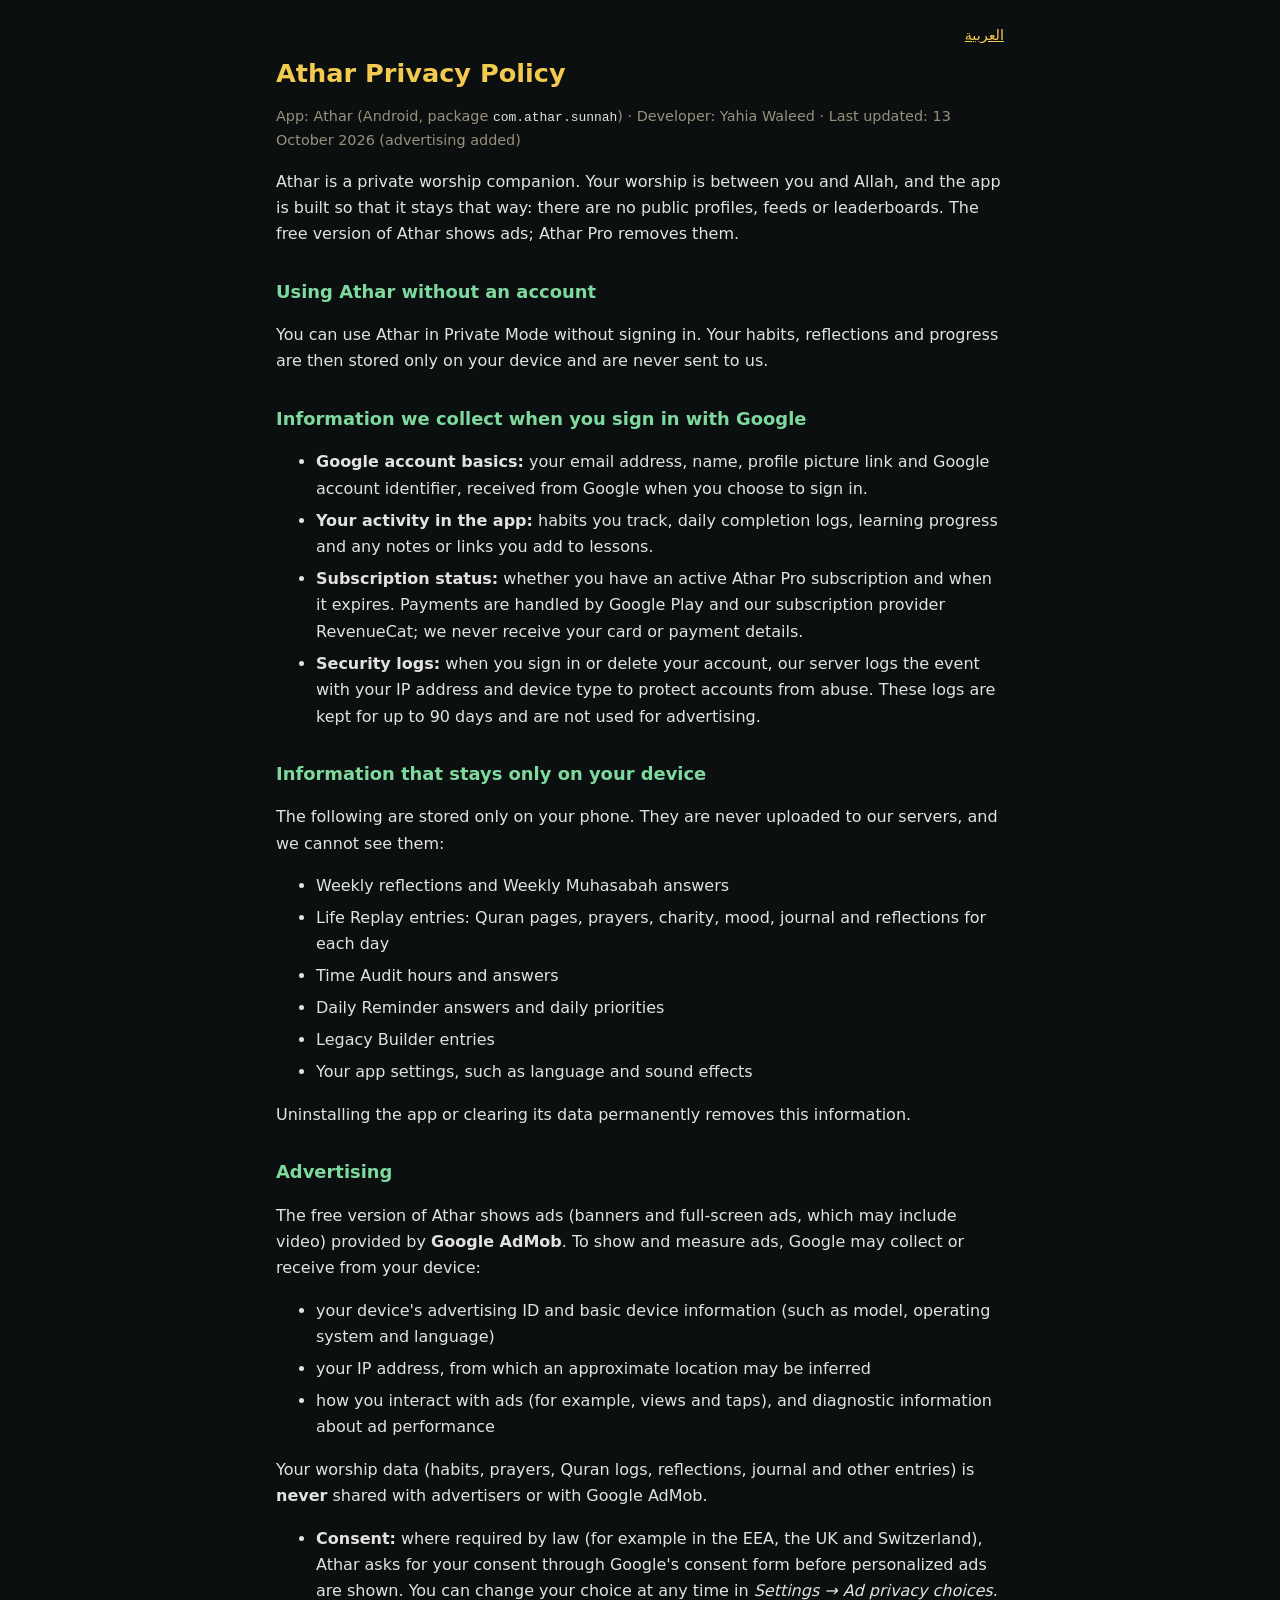
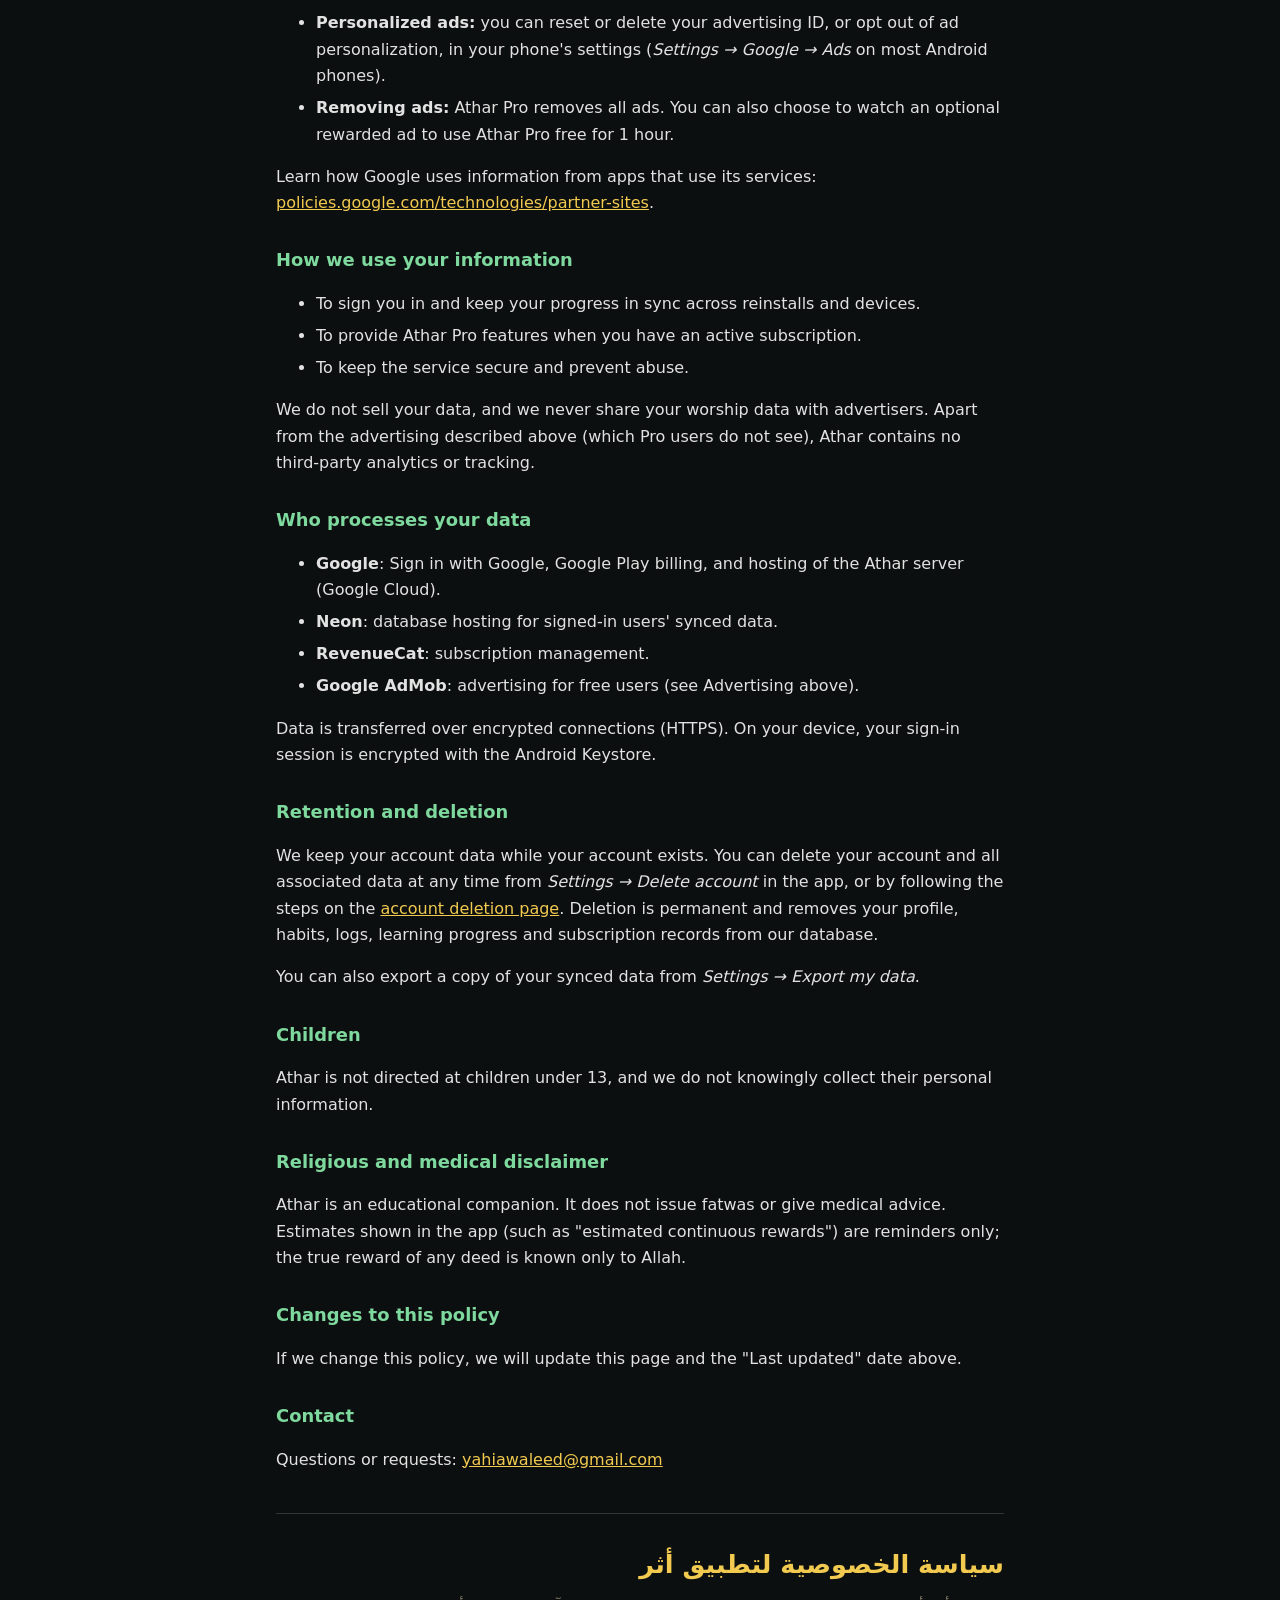
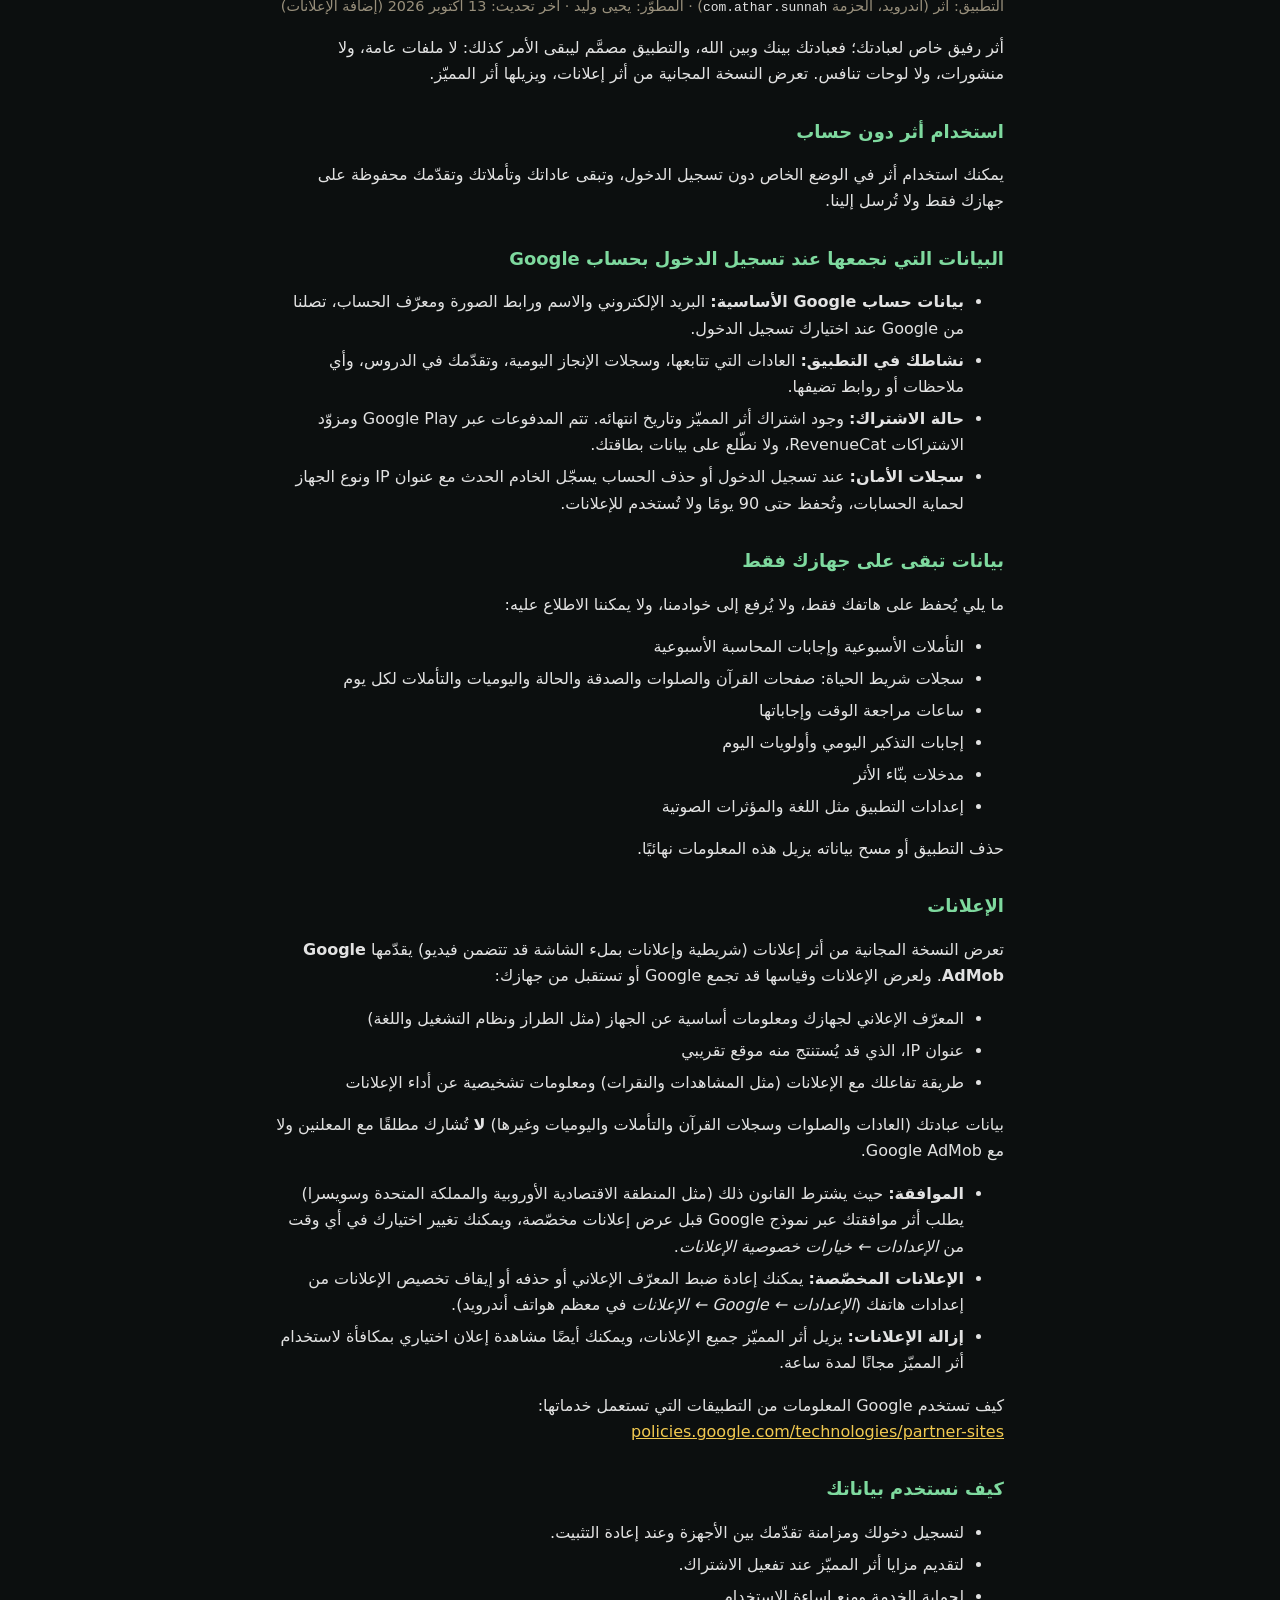
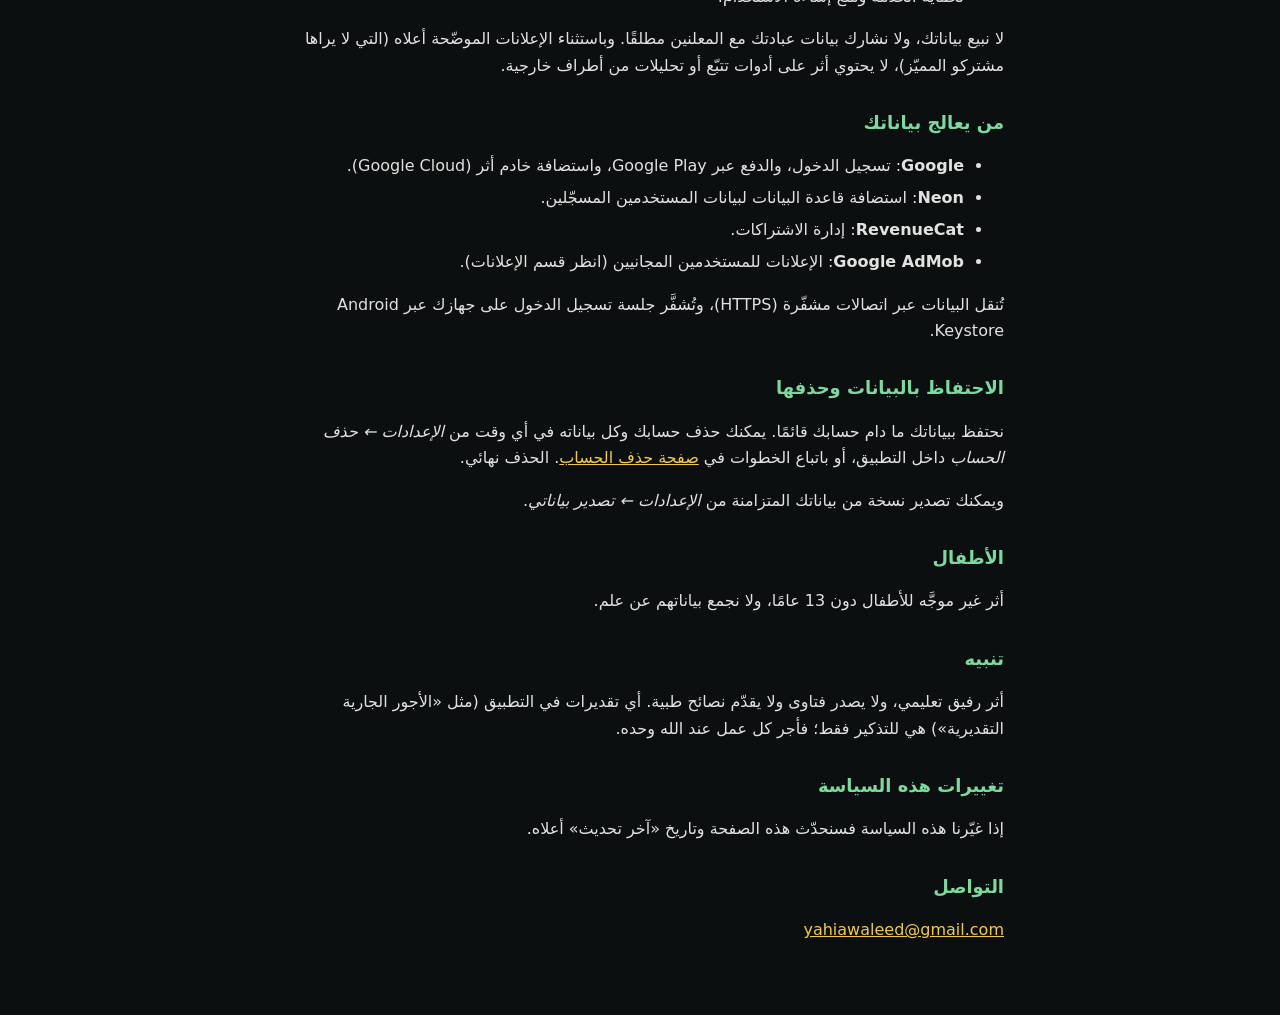
<file: index.html>
<!doctype html>
<html lang="en">
<head>
<meta charset="utf-8">
<meta name="viewport" content="width=device-width, initial-scale=1">
<title>Athar Privacy Policy</title>
<meta name="description" content="Privacy policy for Athar, a private worship companion app for Android.">
<link rel="stylesheet" href="style.css">
</head>
<body>
<nav class="top"><a href="#ar" class="lang">العربية</a></nav>

<section>
<h1>Athar Privacy Policy</h1>
<p class="muted">App: Athar (Android, package <code>com.athar.sunnah</code>) · Developer: Yahia Waleed · Last updated: 13 October 2026 (advertising added)</p>
<p>Athar is a private worship companion. Your worship is between you and Allah, and the app is built so that it stays that way: there are no public profiles, feeds or leaderboards. The free version of Athar shows ads; Athar Pro removes them.</p>

<h2>Using Athar without an account</h2>
<p>You can use Athar in Private Mode without signing in. Your habits, reflections and progress are then stored only on your device and are never sent to us.</p>

<h2>Information we collect when you sign in with Google</h2>
<ul>
  <li><strong>Google account basics:</strong> your email address, name, profile picture link and Google account identifier, received from Google when you choose to sign in.</li>
  <li><strong>Your activity in the app:</strong> habits you track, daily completion logs, learning progress and any notes or links you add to lessons.</li>
  <li><strong>Subscription status:</strong> whether you have an active Athar Pro subscription and when it expires. Payments are handled by Google Play and our subscription provider RevenueCat; we never receive your card or payment details.</li>
  <li><strong>Security logs:</strong> when you sign in or delete your account, our server logs the event with your IP address and device type to protect accounts from abuse. These logs are kept for up to 90 days and are not used for advertising.</li>
</ul>

<h2>Information that stays only on your device</h2>
<p>The following are stored only on your phone. They are never uploaded to our servers, and we cannot see them:</p>
<ul>
  <li>Weekly reflections and Weekly Muhasabah answers</li>
  <li>Life Replay entries: Quran pages, prayers, charity, mood, journal and reflections for each day</li>
  <li>Time Audit hours and answers</li>
  <li>Daily Reminder answers and daily priorities</li>
  <li>Legacy Builder entries</li>
  <li>Your app settings, such as language and sound effects</li>
</ul>
<p>Uninstalling the app or clearing its data permanently removes this information.</p>

<h2>Advertising</h2>
<p>The free version of Athar shows ads (banners and full-screen ads, which may include video) provided by <strong>Google AdMob</strong>. To show and measure ads, Google may collect or receive from your device:</p>
<ul>
  <li>your device's advertising ID and basic device information (such as model, operating system and language)</li>
  <li>your IP address, from which an approximate location may be inferred</li>
  <li>how you interact with ads (for example, views and taps), and diagnostic information about ad performance</li>
</ul>
<p>Your worship data (habits, prayers, Quran logs, reflections, journal and other entries) is <strong>never</strong> shared with advertisers or with Google AdMob.</p>
<ul>
  <li><strong>Consent:</strong> where required by law (for example in the EEA, the UK and Switzerland), Athar asks for your consent through Google's consent form before personalized ads are shown. You can change your choice at any time in <em>Settings → Ad privacy choices</em>.</li>
  <li><strong>Personalized ads:</strong> you can reset or delete your advertising ID, or opt out of ad personalization, in your phone's settings (<em>Settings → Google → Ads</em> on most Android phones).</li>
  <li><strong>Removing ads:</strong> Athar Pro removes all ads. You can also choose to watch an optional rewarded ad to use Athar Pro free for 1 hour.</li>
</ul>
<p>Learn how Google uses information from apps that use its services: <a href="https://policies.google.com/technologies/partner-sites">policies.google.com/technologies/partner-sites</a>.</p>

<h2>How we use your information</h2>
<ul>
  <li>To sign you in and keep your progress in sync across reinstalls and devices.</li>
  <li>To provide Athar Pro features when you have an active subscription.</li>
  <li>To keep the service secure and prevent abuse.</li>
</ul>
<p>We do not sell your data, and we never share your worship data with advertisers. Apart from the advertising described above (which Pro users do not see), Athar contains no third-party analytics or tracking.</p>

<h2>Who processes your data</h2>
<ul>
  <li><strong>Google</strong>: Sign in with Google, Google Play billing, and hosting of the Athar server (Google Cloud).</li>
  <li><strong>Neon</strong>: database hosting for signed-in users' synced data.</li>
  <li><strong>RevenueCat</strong>: subscription management.</li>
  <li><strong>Google AdMob</strong>: advertising for free users (see Advertising above).</li>
</ul>
<p>Data is transferred over encrypted connections (HTTPS). On your device, your sign-in session is encrypted with the Android Keystore.</p>

<h2>Retention and deletion</h2>
<p>We keep your account data while your account exists. You can delete your account and all associated data at any time from <em>Settings → Delete account</em> in the app, or by following the steps on the <a href="account-deletion.html">account deletion page</a>. Deletion is permanent and removes your profile, habits, logs, learning progress and subscription records from our database.</p>
<p>You can also export a copy of your synced data from <em>Settings → Export my data</em>.</p>

<h2>Children</h2>
<p>Athar is not directed at children under 13, and we do not knowingly collect their personal information.</p>

<h2>Religious and medical disclaimer</h2>
<p>Athar is an educational companion. It does not issue fatwas or give medical advice. Estimates shown in the app (such as "estimated continuous rewards") are reminders only; the true reward of any deed is known only to Allah.</p>

<h2>Changes to this policy</h2>
<p>If we change this policy, we will update this page and the "Last updated" date above.</p>

<h2>Contact</h2>
<p>Questions or requests: <a href="mailto:yahiawaleed@gmail.com">yahiawaleed@gmail.com</a></p>
</section>

<section dir="rtl" lang="ar" id="ar">
<h1>سياسة الخصوصية لتطبيق أثر</h1>
<p class="muted">التطبيق: أثر (أندرويد، الحزمة <code>com.athar.sunnah</code>) · المطوّر: يحيى وليد · آخر تحديث: 13 أكتوبر 2026 (إضافة الإعلانات)</p>
<p>أثر رفيق خاص لعبادتك؛ فعبادتك بينك وبين الله، والتطبيق مصمَّم ليبقى الأمر كذلك: لا ملفات عامة، ولا منشورات، ولا لوحات تنافس. تعرض النسخة المجانية من أثر إعلانات، ويزيلها أثر المميّز.</p>

<h2>استخدام أثر دون حساب</h2>
<p>يمكنك استخدام أثر في الوضع الخاص دون تسجيل الدخول، وتبقى عاداتك وتأملاتك وتقدّمك محفوظة على جهازك فقط ولا تُرسل إلينا.</p>

<h2>البيانات التي نجمعها عند تسجيل الدخول بحساب Google</h2>
<ul>
  <li><strong>بيانات حساب Google الأساسية:</strong> البريد الإلكتروني والاسم ورابط الصورة ومعرّف الحساب، تصلنا من Google عند اختيارك تسجيل الدخول.</li>
  <li><strong>نشاطك في التطبيق:</strong> العادات التي تتابعها، وسجلات الإنجاز اليومية، وتقدّمك في الدروس، وأي ملاحظات أو روابط تضيفها.</li>
  <li><strong>حالة الاشتراك:</strong> وجود اشتراك أثر المميّز وتاريخ انتهائه. تتم المدفوعات عبر Google Play ومزوّد الاشتراكات RevenueCat، ولا نطّلع على بيانات بطاقتك.</li>
  <li><strong>سجلات الأمان:</strong> عند تسجيل الدخول أو حذف الحساب يسجّل الخادم الحدث مع عنوان IP ونوع الجهاز لحماية الحسابات، وتُحفظ حتى 90 يومًا ولا تُستخدم للإعلانات.</li>
</ul>

<h2>بيانات تبقى على جهازك فقط</h2>
<p>ما يلي يُحفظ على هاتفك فقط، ولا يُرفع إلى خوادمنا، ولا يمكننا الاطلاع عليه:</p>
<ul>
  <li>التأملات الأسبوعية وإجابات المحاسبة الأسبوعية</li>
  <li>سجلات شريط الحياة: صفحات القرآن والصلوات والصدقة والحالة واليوميات والتأملات لكل يوم</li>
  <li>ساعات مراجعة الوقت وإجاباتها</li>
  <li>إجابات التذكير اليومي وأولويات اليوم</li>
  <li>مدخلات بنّاء الأثر</li>
  <li>إعدادات التطبيق مثل اللغة والمؤثرات الصوتية</li>
</ul>
<p>حذف التطبيق أو مسح بياناته يزيل هذه المعلومات نهائيًا.</p>

<h2>الإعلانات</h2>
<p>تعرض النسخة المجانية من أثر إعلانات (شريطية وإعلانات بملء الشاشة قد تتضمن فيديو) يقدّمها <strong>Google AdMob</strong>. ولعرض الإعلانات وقياسها قد تجمع Google أو تستقبل من جهازك:</p>
<ul>
  <li>المعرّف الإعلاني لجهازك ومعلومات أساسية عن الجهاز (مثل الطراز ونظام التشغيل واللغة)</li>
  <li>عنوان IP، الذي قد يُستنتج منه موقع تقريبي</li>
  <li>طريقة تفاعلك مع الإعلانات (مثل المشاهدات والنقرات) ومعلومات تشخيصية عن أداء الإعلانات</li>
</ul>
<p>بيانات عبادتك (العادات والصلوات وسجلات القرآن والتأملات واليوميات وغيرها) <strong>لا</strong> تُشارك مطلقًا مع المعلنين ولا مع Google AdMob.</p>
<ul>
  <li><strong>الموافقة:</strong> حيث يشترط القانون ذلك (مثل المنطقة الاقتصادية الأوروبية والمملكة المتحدة وسويسرا) يطلب أثر موافقتك عبر نموذج Google قبل عرض إعلانات مخصّصة، ويمكنك تغيير اختيارك في أي وقت من <em>الإعدادات ← خيارات خصوصية الإعلانات</em>.</li>
  <li><strong>الإعلانات المخصّصة:</strong> يمكنك إعادة ضبط المعرّف الإعلاني أو حذفه أو إيقاف تخصيص الإعلانات من إعدادات هاتفك (<em>الإعدادات ← Google ← الإعلانات</em> في معظم هواتف أندرويد).</li>
  <li><strong>إزالة الإعلانات:</strong> يزيل أثر المميّز جميع الإعلانات، ويمكنك أيضًا مشاهدة إعلان اختياري بمكافأة لاستخدام أثر المميّز مجانًا لمدة ساعة.</li>
</ul>
<p>كيف تستخدم Google المعلومات من التطبيقات التي تستعمل خدماتها: <a href="https://policies.google.com/technologies/partner-sites">policies.google.com/technologies/partner-sites</a></p>

<h2>كيف نستخدم بياناتك</h2>
<ul>
  <li>لتسجيل دخولك ومزامنة تقدّمك بين الأجهزة وعند إعادة التثبيت.</li>
  <li>لتقديم مزايا أثر المميّز عند تفعيل الاشتراك.</li>
  <li>لحماية الخدمة ومنع إساءة الاستخدام.</li>
</ul>
<p>لا نبيع بياناتك، ولا نشارك بيانات عبادتك مع المعلنين مطلقًا. وباستثناء الإعلانات الموضّحة أعلاه (التي لا يراها مشتركو المميّز)، لا يحتوي أثر على أدوات تتبّع أو تحليلات من أطراف خارجية.</p>

<h2>من يعالج بياناتك</h2>
<ul>
  <li><strong>Google</strong>: تسجيل الدخول، والدفع عبر Google Play، واستضافة خادم أثر (Google Cloud).</li>
  <li><strong>Neon</strong>: استضافة قاعدة البيانات لبيانات المستخدمين المسجّلين.</li>
  <li><strong>RevenueCat</strong>: إدارة الاشتراكات.</li>
  <li><strong>Google AdMob</strong>: الإعلانات للمستخدمين المجانيين (انظر قسم الإعلانات).</li>
</ul>
<p>تُنقل البيانات عبر اتصالات مشفّرة (HTTPS)، وتُشفَّر جلسة تسجيل الدخول على جهازك عبر Android Keystore.</p>

<h2>الاحتفاظ بالبيانات وحذفها</h2>
<p>نحتفظ ببياناتك ما دام حسابك قائمًا. يمكنك حذف حسابك وكل بياناته في أي وقت من <em>الإعدادات ← حذف الحساب</em> داخل التطبيق، أو باتباع الخطوات في <a href="account-deletion.html">صفحة حذف الحساب</a>. الحذف نهائي.</p>
<p>ويمكنك تصدير نسخة من بياناتك المتزامنة من <em>الإعدادات ← تصدير بياناتي</em>.</p>

<h2>الأطفال</h2>
<p>أثر غير موجَّه للأطفال دون 13 عامًا، ولا نجمع بياناتهم عن علم.</p>

<h2>تنبيه</h2>
<p>أثر رفيق تعليمي، ولا يصدر فتاوى ولا يقدّم نصائح طبية. أي تقديرات في التطبيق (مثل «الأجور الجارية التقديرية») هي للتذكير فقط؛ فأجر كل عمل عند الله وحده.</p>

<h2>تغييرات هذه السياسة</h2>
<p>إذا غيّرنا هذه السياسة فسنحدّث هذه الصفحة وتاريخ «آخر تحديث» أعلاه.</p>

<h2>التواصل</h2>
<p><a href="mailto:yahiawaleed@gmail.com">yahiawaleed@gmail.com</a></p>
</section>
</body>
</html>
</file>
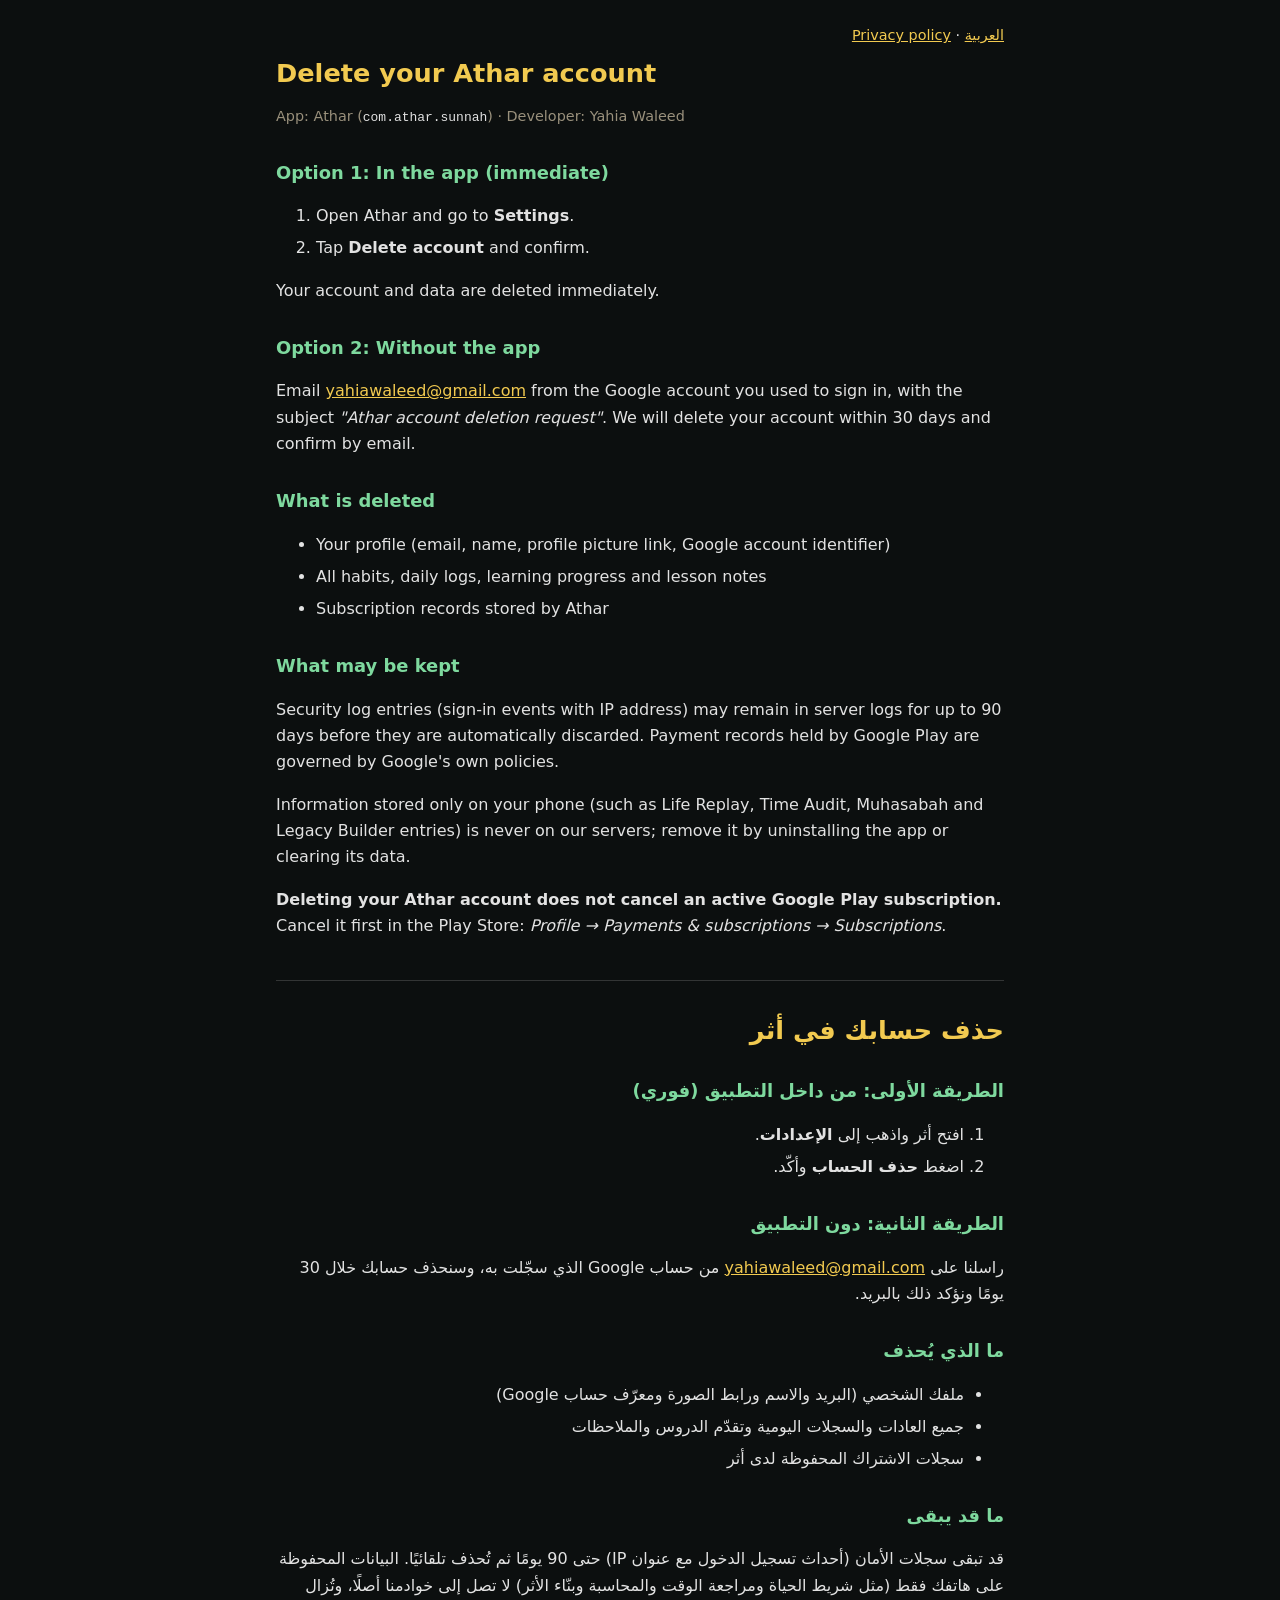
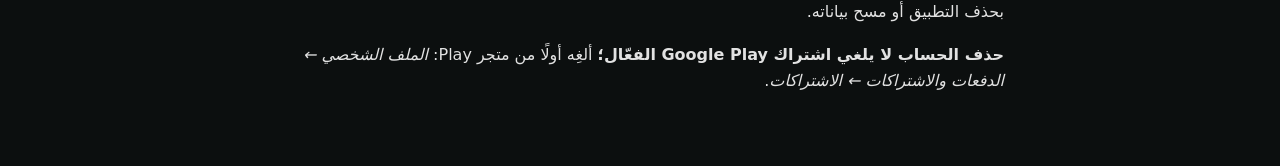
<file: account-deletion.html>
<!doctype html>
<html lang="en">
<head>
<meta charset="utf-8">
<meta name="viewport" content="width=device-width, initial-scale=1">
<title>Delete Your Athar Account</title>
<meta name="description" content="How to delete your Athar account and data.">
<link rel="stylesheet" href="style.css">
</head>
<body>
<nav class="top"><a href="index.html">Privacy policy</a> · <a href="#ar" class="lang">العربية</a></nav>

<section>
<h1>Delete your Athar account</h1>
<p class="muted">App: Athar (<code>com.athar.sunnah</code>) · Developer: Yahia Waleed</p>

<h2>Option 1: In the app (immediate)</h2>
<ol>
  <li>Open Athar and go to <strong>Settings</strong>.</li>
  <li>Tap <strong>Delete account</strong> and confirm.</li>
</ol>
<p>Your account and data are deleted immediately.</p>

<h2>Option 2: Without the app</h2>
<p>Email <a href="mailto:yahiawaleed@gmail.com?subject=Athar%20account%20deletion%20request">yahiawaleed@gmail.com</a> from the Google account you used to sign in, with the subject <em>"Athar account deletion request"</em>. We will delete your account within 30 days and confirm by email.</p>

<h2>What is deleted</h2>
<ul>
  <li>Your profile (email, name, profile picture link, Google account identifier)</li>
  <li>All habits, daily logs, learning progress and lesson notes</li>
  <li>Subscription records stored by Athar</li>
</ul>

<h2>What may be kept</h2>
<p>Security log entries (sign-in events with IP address) may remain in server logs for up to 90 days before they are automatically discarded. Payment records held by Google Play are governed by Google's own policies.</p>
<p>Information stored only on your phone (such as Life Replay, Time Audit, Muhasabah and Legacy Builder entries) is never on our servers; remove it by uninstalling the app or clearing its data.</p>
<p><strong>Deleting your Athar account does not cancel an active Google Play subscription.</strong> Cancel it first in the Play Store: <em>Profile → Payments &amp; subscriptions → Subscriptions</em>.</p>
</section>

<section dir="rtl" lang="ar" id="ar">
<h1>حذف حسابك في أثر</h1>

<h2>الطريقة الأولى: من داخل التطبيق (فوري)</h2>
<ol>
  <li>افتح أثر واذهب إلى <strong>الإعدادات</strong>.</li>
  <li>اضغط <strong>حذف الحساب</strong> وأكّد.</li>
</ol>

<h2>الطريقة الثانية: دون التطبيق</h2>
<p>راسلنا على <a href="mailto:yahiawaleed@gmail.com?subject=Athar%20account%20deletion%20request">yahiawaleed@gmail.com</a> من حساب Google الذي سجّلت به، وسنحذف حسابك خلال 30 يومًا ونؤكد ذلك بالبريد.</p>

<h2>ما الذي يُحذف</h2>
<ul>
  <li>ملفك الشخصي (البريد والاسم ورابط الصورة ومعرّف حساب Google)</li>
  <li>جميع العادات والسجلات اليومية وتقدّم الدروس والملاحظات</li>
  <li>سجلات الاشتراك المحفوظة لدى أثر</li>
</ul>

<h2>ما قد يبقى</h2>
<p>قد تبقى سجلات الأمان (أحداث تسجيل الدخول مع عنوان IP) حتى 90 يومًا ثم تُحذف تلقائيًا. البيانات المحفوظة على هاتفك فقط (مثل شريط الحياة ومراجعة الوقت والمحاسبة وبنّاء الأثر) لا تصل إلى خوادمنا أصلًا، وتُزال بحذف التطبيق أو مسح بياناته.</p>
<p><strong>حذف الحساب لا يلغي اشتراك Google Play الفعّال؛</strong> ألغِه أولًا من متجر Play: <em>الملف الشخصي ← الدفعات والاشتراكات ← الاشتراكات</em>.</p>
</section>
</body>
</html>
</file>
<file: style.css>
:root {
  color-scheme: dark;
  --bg: #0c0f0f;
  --text: #e2e2e2;
  --gold: #f2ca50;
  --emerald: #7ed99e;
  --muted: #99907c;
  --line: #333535;
}

* { box-sizing: border-box; }

body {
  margin: 0 auto;
  max-width: 760px;
  padding: 24px 16px 56px;
  background: var(--bg);
  color: var(--text);
  font-family: system-ui, -apple-system, "Segoe UI", Roboto, Tahoma, sans-serif;
  line-height: 1.65;
  overflow-wrap: break-word;
}

nav.top { text-align: end; font-size: 0.9rem; }
a { color: var(--gold); }
h1 { color: var(--gold); font-size: 1.6rem; line-height: 1.3; margin: 0.6rem 0 0.2rem; }
h2 { color: var(--emerald); font-size: 1.12rem; margin-top: 1.8rem; }
.muted { color: var(--muted); font-size: 0.9rem; }
code { font-size: 0.9em; color: var(--text); }
li { margin-bottom: 0.35rem; }

section[dir="rtl"] {
  border-top: 1px solid var(--line);
  margin-top: 2.5rem;
  padding-top: 1.5rem;
}
</file>
